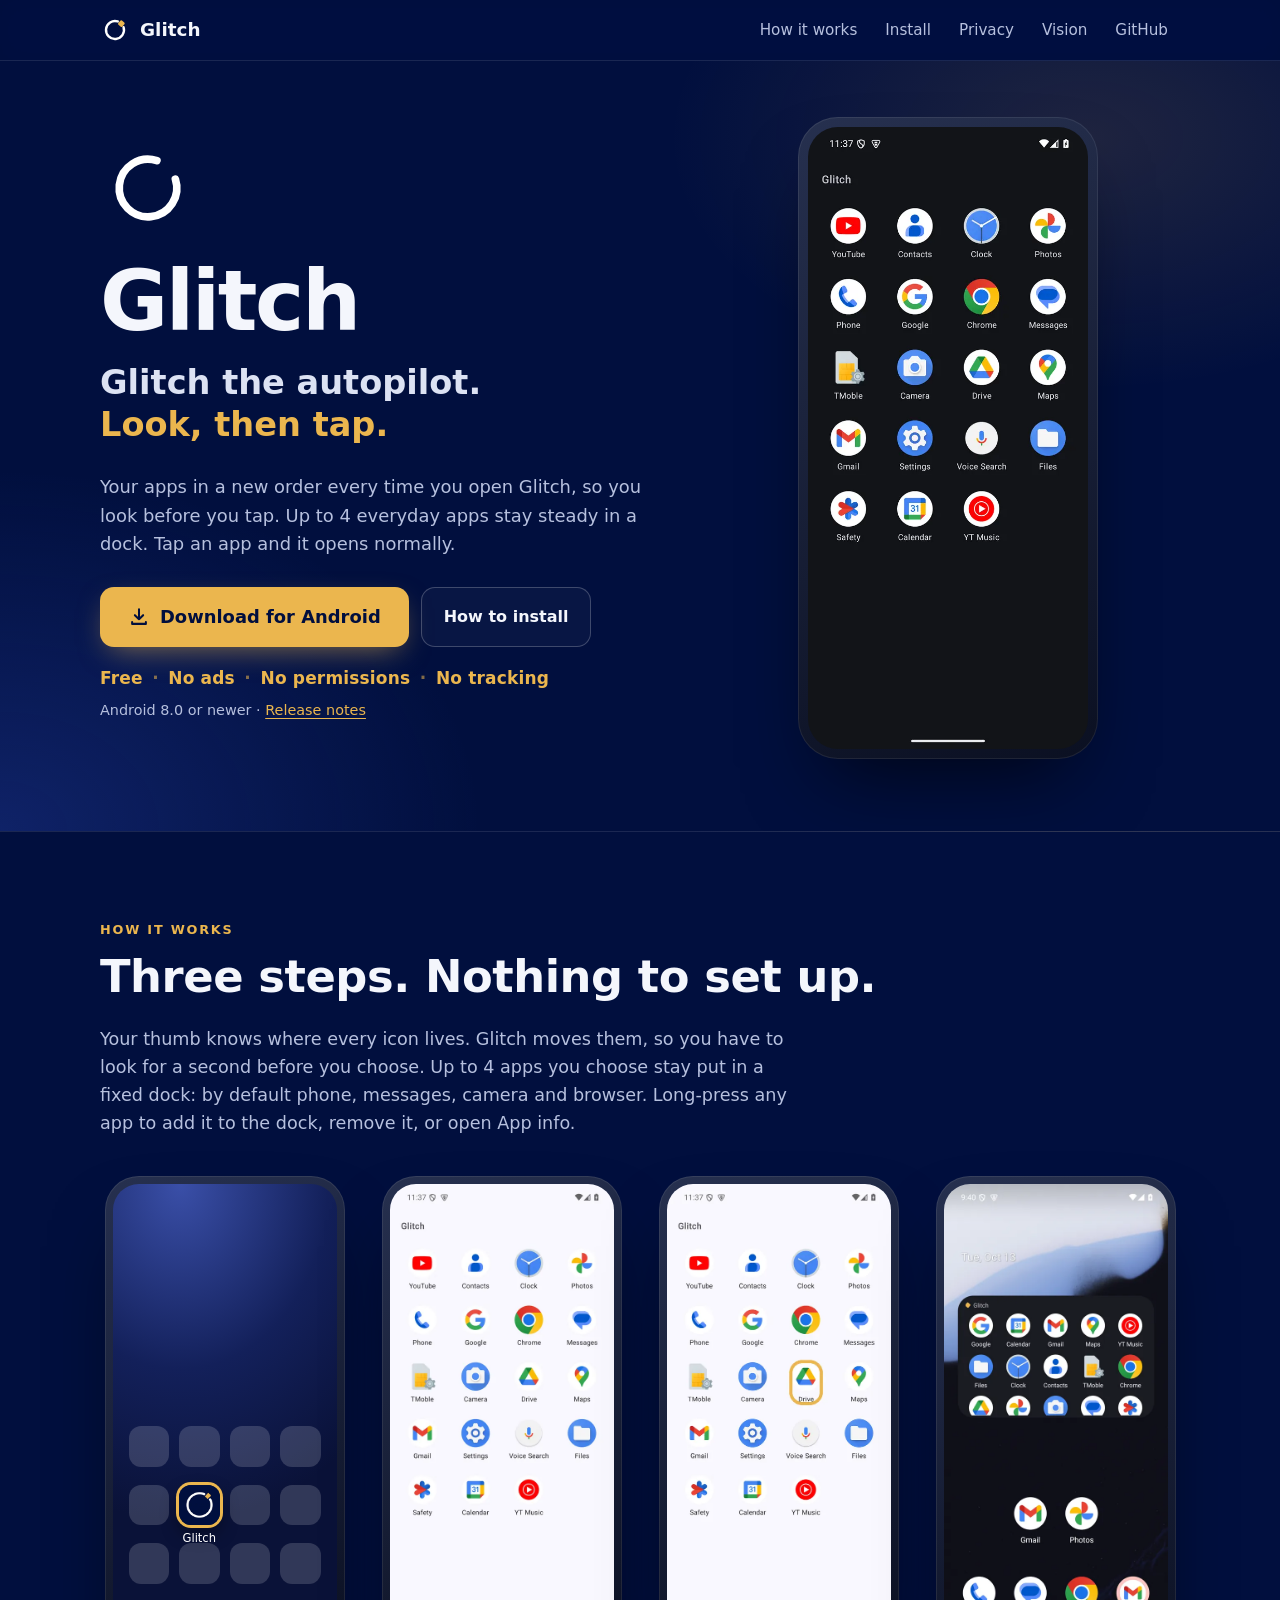
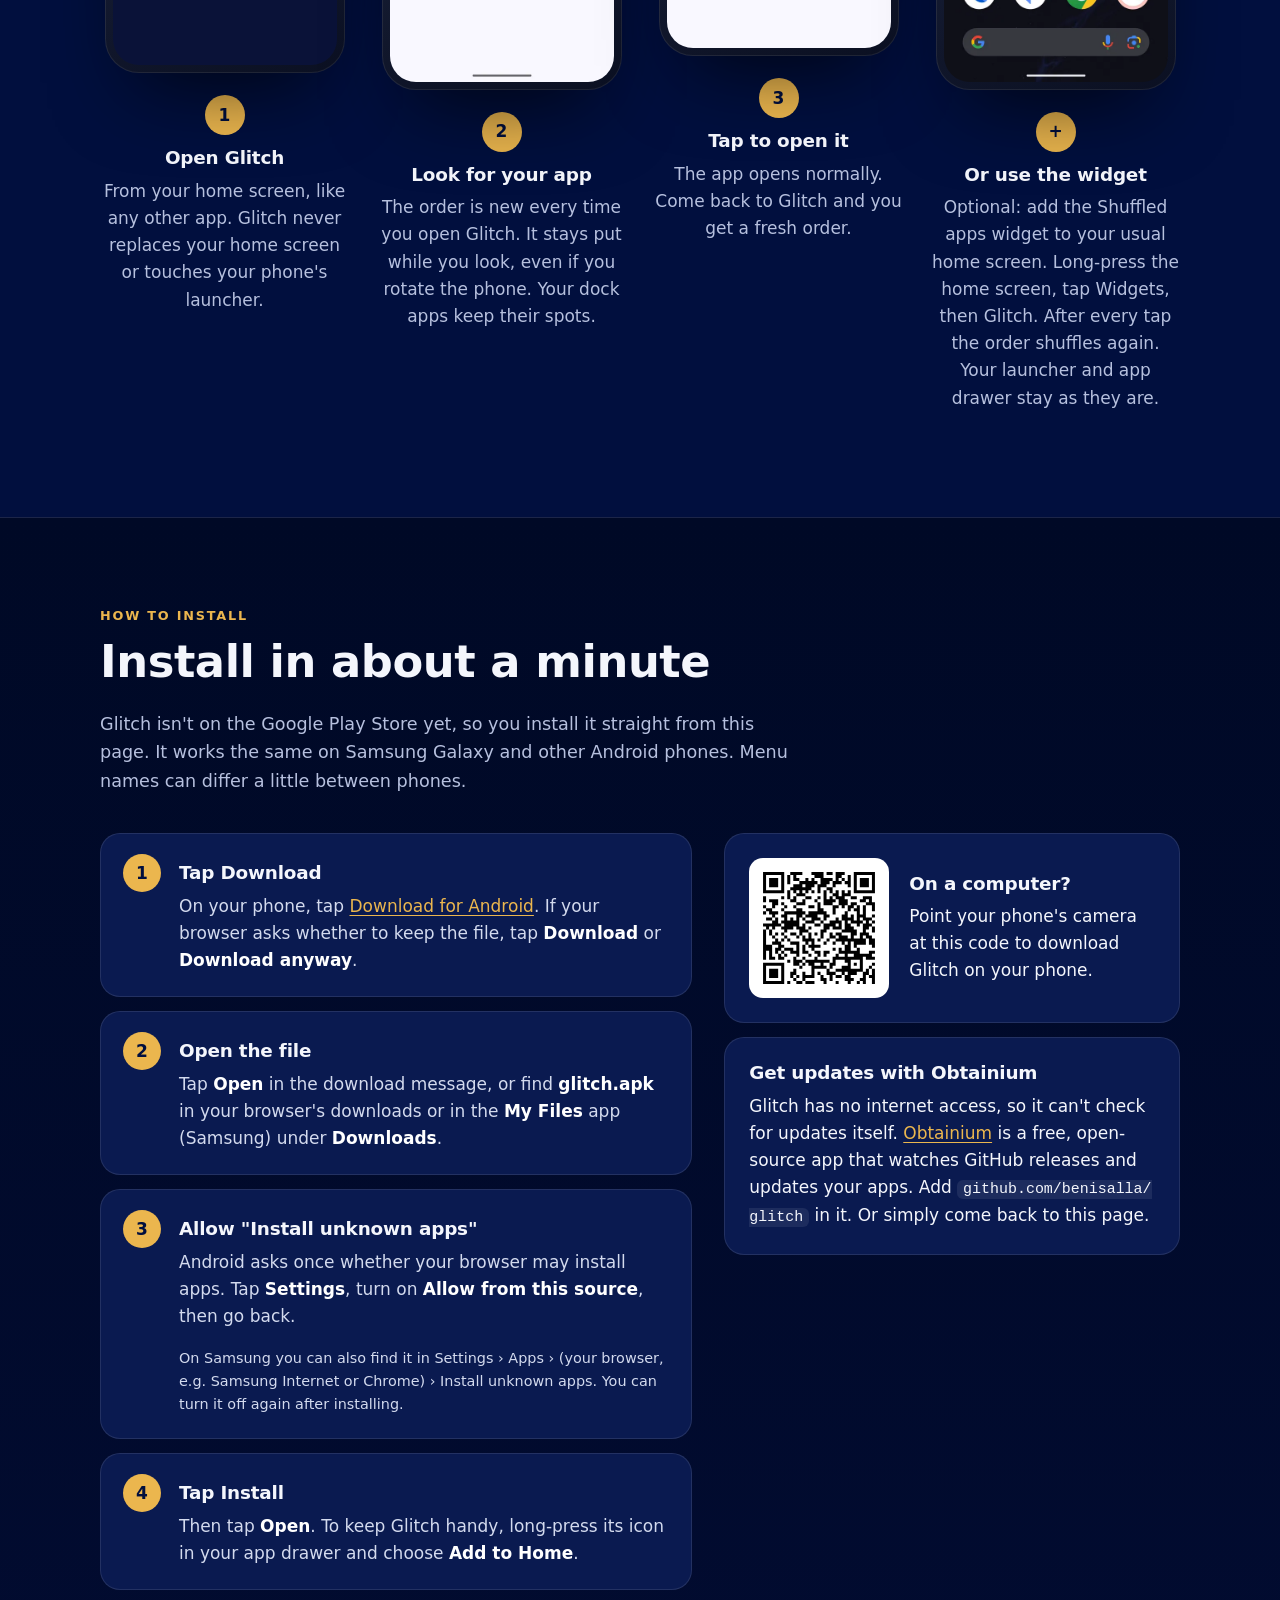
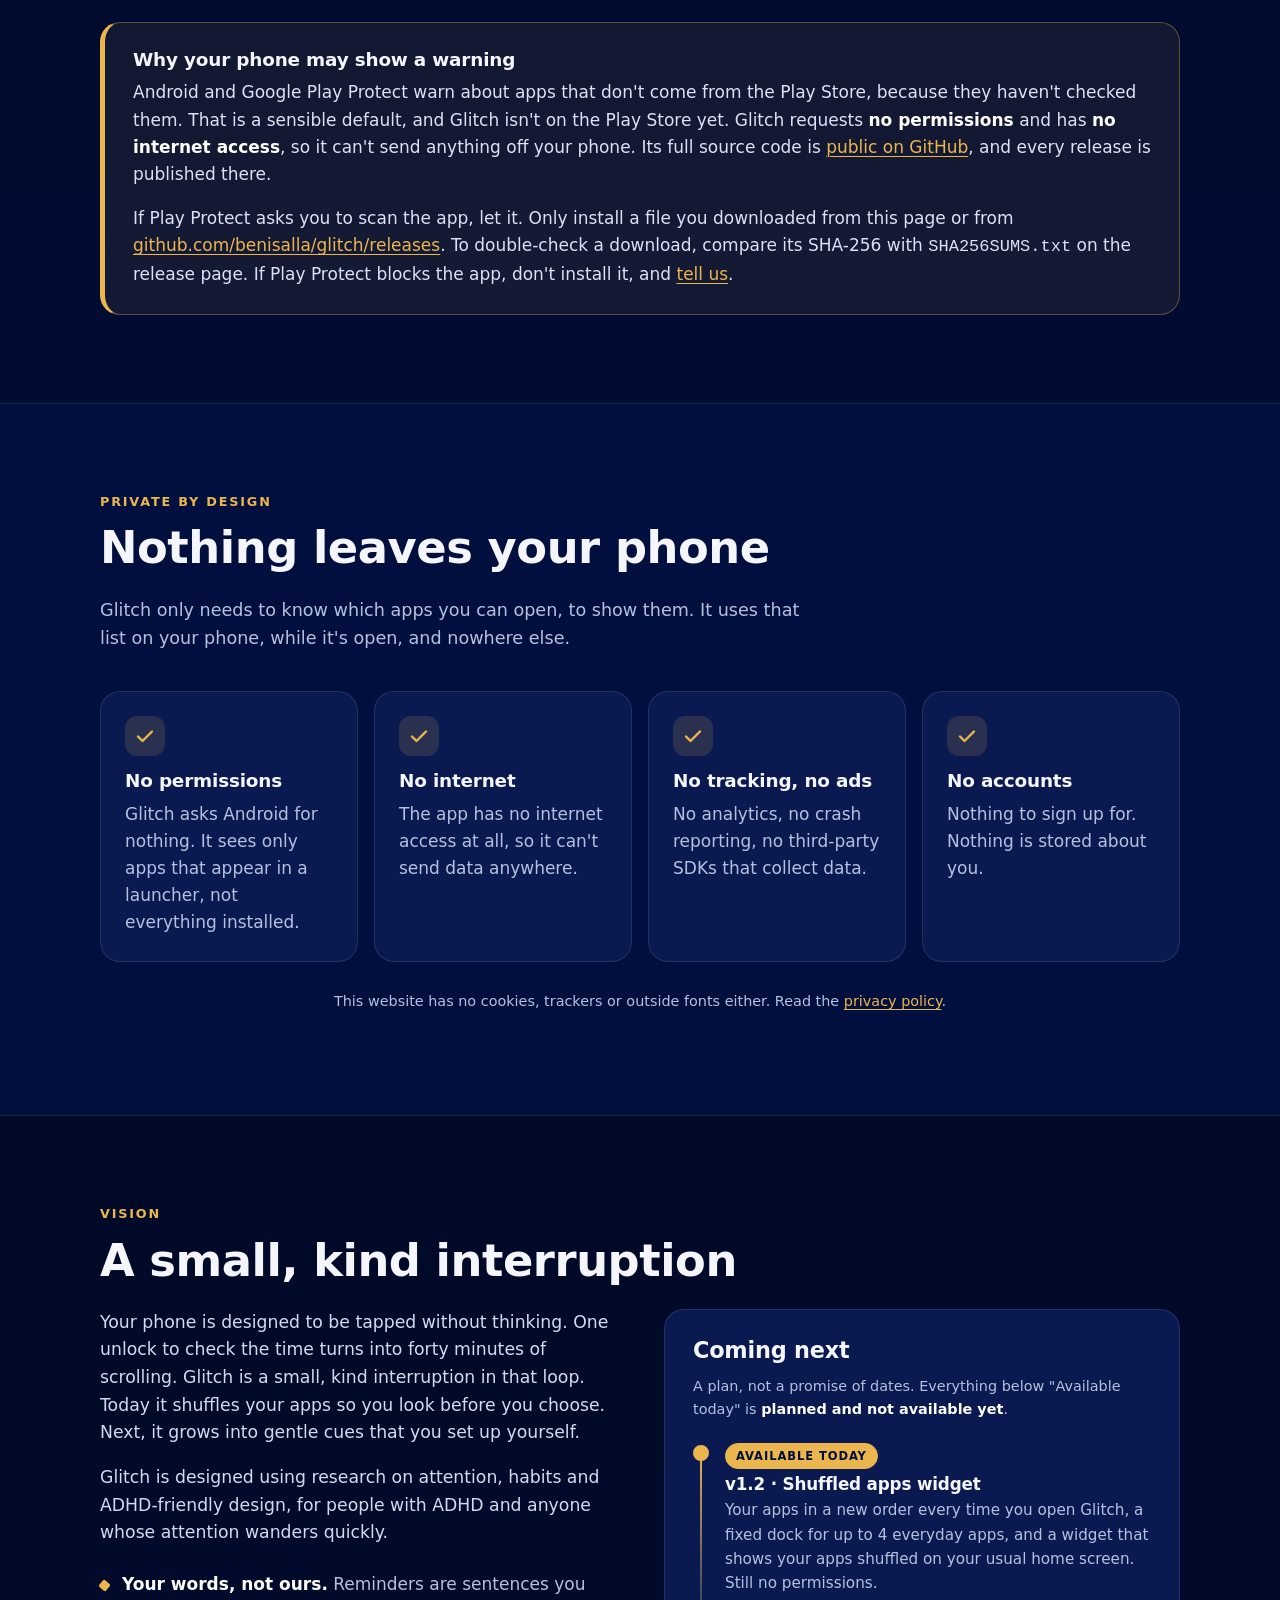
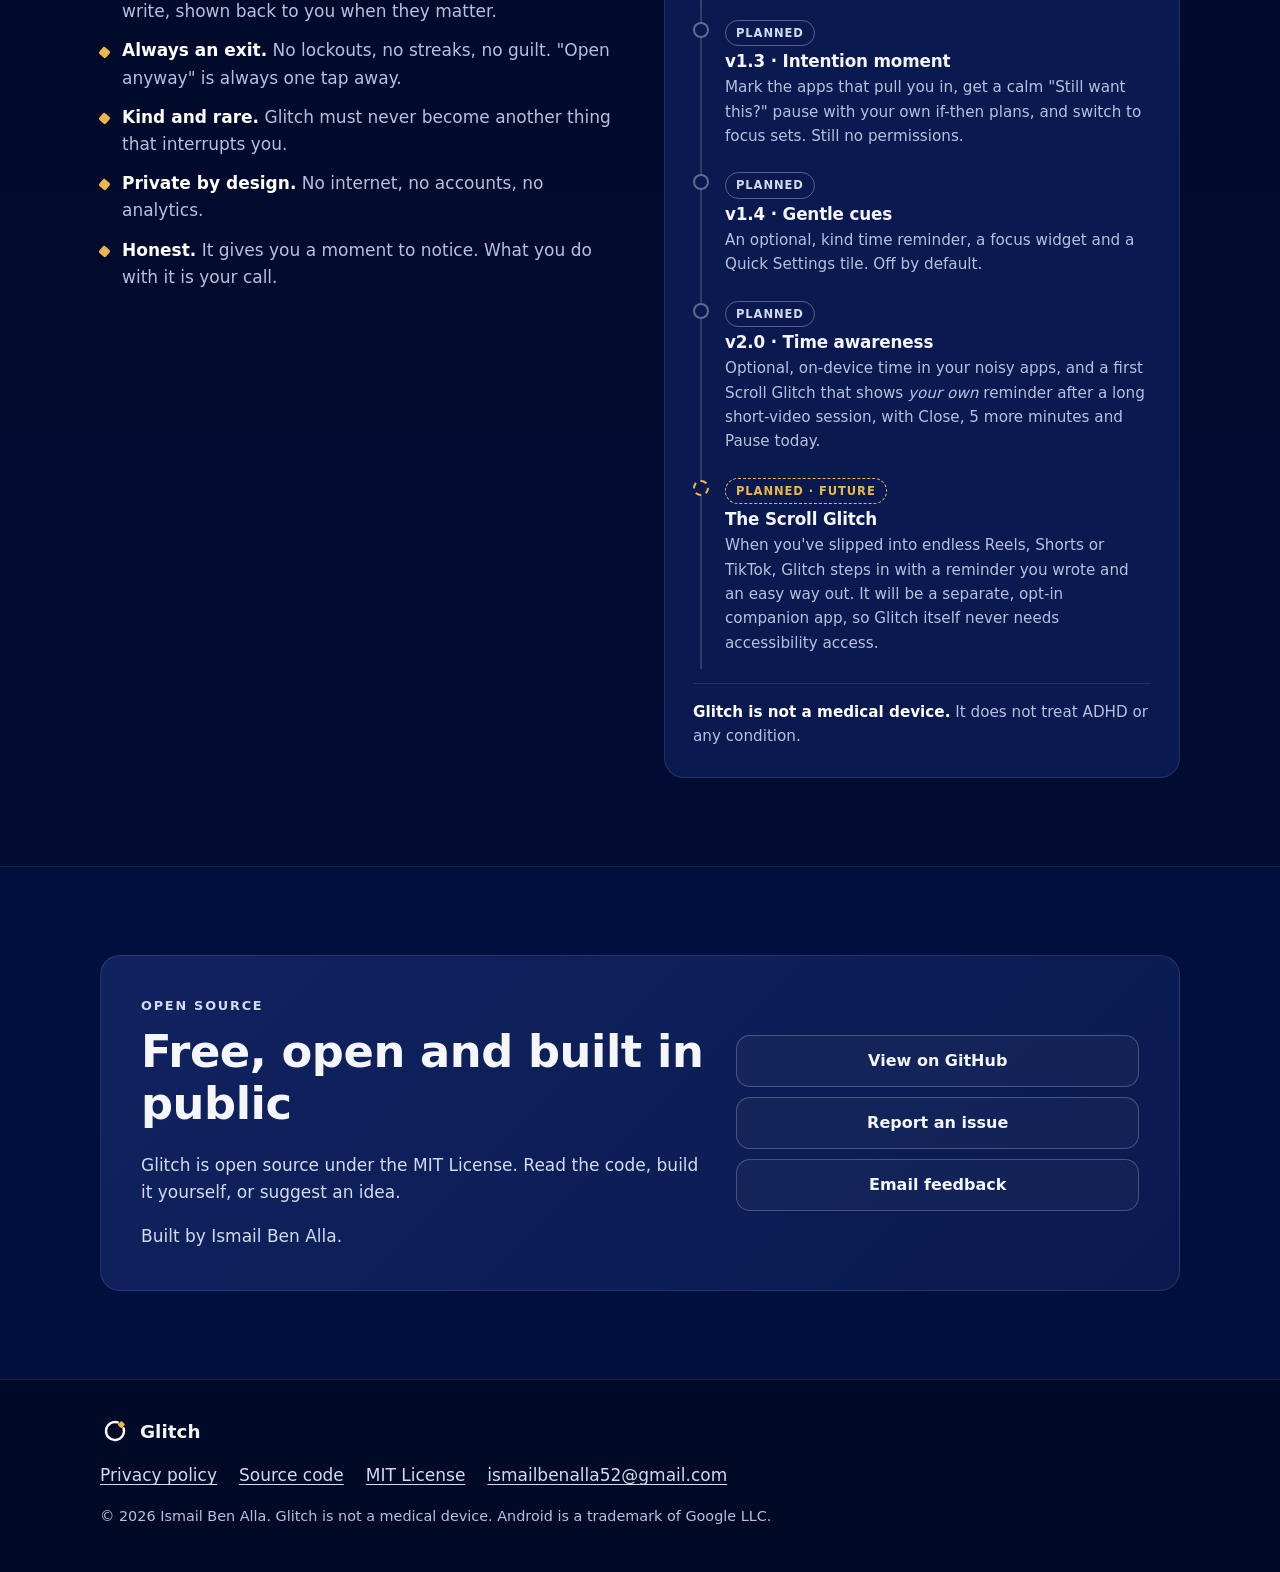
<file: docs/index.html>
<!doctype html>
<html lang="en">
<head>
<meta charset="utf-8">
<meta name="viewport" content="width=device-width, initial-scale=1">
<title>Glitch: look, then tap. A free Android app</title>
<meta name="description" content="Glitch shows your Android apps in a new order every time you open it, so you look before you tap. Your everyday apps stay steady in a dock. Free, open source, no ads, no permissions, no tracking.">
<meta name="theme-color" content="#010F3E">
<meta name="color-scheme" content="dark">
<link rel="canonical" href="https://benisalla.github.io/glitch/">
<link rel="icon" href="assets/favicon.svg" type="image/svg+xml">
<link rel="icon" href="assets/favicon-32.png" sizes="32x32" type="image/png">
<link rel="apple-touch-icon" href="assets/apple-touch-icon.png">
<meta property="og:type" content="website">
<meta property="og:site_name" content="Glitch">
<meta property="og:title" content="Glitch: Glitch the autopilot. Look, then tap.">
<meta property="og:description" content="Your Android apps in a new order every time you open Glitch, so you look before you tap. Free, open source, no permissions, no tracking.">
<meta property="og:url" content="https://benisalla.github.io/glitch/">
<meta property="og:image" content="https://benisalla.github.io/glitch/assets/og-image.png">
<meta property="og:image:width" content="1024">
<meta property="og:image:height" content="500">
<meta property="og:image:alt" content="The Glitch logo, a white ring broken by a gold tile, next to the words: Glitch the autopilot. Look, then tap.">
<meta name="twitter:card" content="summary_large_image">
<meta name="twitter:title" content="Glitch: Glitch the autopilot. Look, then tap.">
<meta name="twitter:description" content="Your Android apps in a new order every time you open Glitch, so you look before you tap. Free, open source, no permissions, no tracking.">
<meta name="twitter:image" content="https://benisalla.github.io/glitch/assets/og-image.png">
<meta name="twitter:image:alt" content="The Glitch logo, a white ring broken by a gold tile, next to the words: Glitch the autopilot. Look, then tap.">
<link rel="stylesheet" href="assets/style.css">
</head>
<body>
<svg width="0" height="0" style="position:absolute" aria-hidden="true" focusable="false">
  <symbol id="mark" viewBox="0 0 100 100">
    <path d="M78.53 40.73A30 30 0 1 1 59.27 21.47" fill="none" stroke="#fff" stroke-width="8" stroke-linecap="round"/>
    <rect class="tile" x="62.2" y="19.8" width="18" height="18" rx="4" fill="#EBB64E" transform="rotate(40 71.2 28.8)"/>
  </symbol>
  <symbol id="i-check" viewBox="0 0 24 24"><path d="M5 12.5l4.5 4.5L19 7.5" fill="none" stroke="currentColor" stroke-width="2.4" stroke-linecap="round" stroke-linejoin="round"/></symbol>
  <symbol id="i-download" viewBox="0 0 24 24"><path d="M12 3.5v11m0 0l-4.5-4.5M12 14.5l4.5-4.5M4.5 17.5v2h15v-2" fill="none" stroke="currentColor" stroke-width="2.2" stroke-linecap="round" stroke-linejoin="round"/></symbol>
</svg>

<a class="skip" href="#main">Skip to content</a>

<header class="topbar">
  <div class="wrap topbar-in">
    <a class="brand" href="#top" aria-label="Glitch, back to top">
      <svg class="brand-mark" aria-hidden="true"><use href="#mark"/></svg>
      <span>Glitch</span>
    </a>
    <nav aria-label="Sections">
      <ul class="nav">
        <li><a href="#how">How it works</a></li>
        <li><a href="#install">Install</a></li>
        <li><a href="#privacy">Privacy</a></li>
        <li><a href="#vision">Vision</a></li>
        <li><a href="https://github.com/benisalla/glitch">GitHub</a></li>
      </ul>
    </nav>
  </div>
</header>

<main id="main">

<!-- 1. Hero -->
<section class="hero" id="top">
  <div class="wrap hero-in">
    <div class="hero-copy">
      <svg class="hero-mark" viewBox="0 0 100 100" role="img" aria-label="Glitch logo: a white ring broken by a tilted gold tile">
        <path d="M78.53 40.73A30 30 0 1 1 59.27 21.47" fill="none" stroke="#fff" stroke-width="8" stroke-linecap="round"/>
        <rect class="tile" x="62.2" y="19.8" width="18" height="18" rx="4" fill="#EBB64E" transform="rotate(40 71.2 28.8)"/>
      </svg>
      <h1>Glitch</h1>
      <p class="tagline">Glitch the autopilot.<br><span class="gold">Look, then tap.</span></p>
      <p class="lead">Your apps in a new order every time you open Glitch, so you look before you tap. Up to 4 everyday apps stay steady in a dock. Tap an app and it opens normally.</p>
      <div class="cta">
        <a class="btn btn-primary" href="https://github.com/benisalla/glitch/releases/latest/download/glitch.apk">
          <svg class="ico" aria-hidden="true"><use href="#i-download"/></svg>
          Download for Android
        </a>
        <a class="btn btn-ghost" href="#install">How to install</a>
      </div>
      <p class="facts" aria-label="Free, no ads, no permissions, no tracking"><span class="f">Free</span> <span class="dot" aria-hidden="true">·</span> <span class="f">No ads</span> <span class="dot" aria-hidden="true">·</span> <span class="f">No permissions</span> <span class="dot" aria-hidden="true">·</span> <span class="f">No tracking</span></p>
      <p class="small muted">Android 8.0 or newer · <a href="https://github.com/benisalla/glitch/releases/latest">Release notes</a></p>
    </div>
    <div class="hero-visual">
      <figure class="phone">
        <img src="assets/screen-dark.webp" width="540" height="1200" alt="Glitch on a phone in dark mode: a grid of apps such as YouTube, Contacts, Clock and Photos, in shuffled order." fetchpriority="high">
      </figure>
    </div>
  </div>
</section>

<!-- 2. How it works -->
<section class="section" id="how" aria-labelledby="how-h">
  <div class="wrap">
    <p class="eyebrow">How it works</p>
    <h2 id="how-h">Three steps. Nothing to set up.</h2>
    <p class="intro">Your thumb knows where every icon lives. Glitch moves them, so you have to look for a second before you choose. Up to 4 apps you choose stay put in a fixed dock: by default phone, messages, camera and browser. Long-press any app to add it to the dock, remove it, or open App info.</p>
    <ol class="steps">
      <li class="step">
        <div class="phone phone-sm home-mock" role="img" aria-label="A phone home screen with the Glitch icon among other app icons">
          <div class="home-grid" aria-hidden="true">
            <span></span><span></span><span></span><span></span>
            <span></span><span class="home-glitch"><img src="assets/app-icon.webp" width="256" height="256" alt=""><em>Glitch</em></span><span></span><span></span>
            <span></span><span></span><span></span><span></span>
          </div>
        </div>
        <div class="step-text">
          <span class="num" aria-hidden="true">1</span>
          <h3>Open Glitch</h3>
          <p>From your home screen, like any other app. Glitch never replaces your home screen or touches your phone's launcher.</p>
        </div>
      </li>
      <li class="step">
        <figure class="phone phone-sm"><img src="assets/screen-light.webp" width="540" height="1200" loading="lazy" alt="Glitch in light mode: installed apps shown as icons with names in a shuffled grid."></figure>
        <div class="step-text">
          <span class="num" aria-hidden="true">2</span>
          <h3>Look for your app</h3>
          <p>The order is new every time you open Glitch. It stays put while you look, even if you rotate the phone. Your dock apps keep their spots.</p>
        </div>
      </li>
      <li class="step">
        <figure class="phone phone-sm"><img src="assets/screen-tap.webp" width="540" height="1119" loading="lazy" alt="Glitch with the Drive app highlighted by a gold outline, about to be tapped."></figure>
        <div class="step-text">
          <span class="num" aria-hidden="true">3</span>
          <h3>Tap to open it</h3>
          <p>The app opens normally. Come back to Glitch and you get a fresh order.</p>
        </div>
      </li>
      <li class="step">
        <figure class="phone phone-sm"><img src="assets/screen-widget.webp" width="540" height="1200" loading="lazy" alt="A phone home screen with the Glitch Shuffled apps widget: a grid of app icons with names in shuffled order."></figure>
        <div class="step-text">
          <span class="num" aria-hidden="true">+</span>
          <h3>Or use the widget</h3>
          <p>Optional: add the Shuffled apps widget to your usual home screen. Long-press the home screen, tap Widgets, then Glitch. After every tap the order shuffles again. Your launcher and app drawer stay as they are.</p>
        </div>
      </li>
    </ol>
  </div>
</section>

<!-- 3. Install -->
<section class="section section-alt" id="install" aria-labelledby="install-h">
  <div class="wrap">
    <p class="eyebrow">How to install</p>
    <h2 id="install-h">Install in about a minute</h2>
    <p class="intro">Glitch isn't on the Google Play Store yet, so you install it straight from this page. It works the same on Samsung Galaxy and other Android phones. Menu names can differ a little between phones.</p>

    <div class="install-grid">
      <ol class="howto">
        <li>
          <h3>Tap Download</h3>
          <p>On your phone, tap <a href="https://github.com/benisalla/glitch/releases/latest/download/glitch.apk">Download for Android</a>. If your browser asks whether to keep the file, tap <strong>Download</strong> or <strong>Download anyway</strong>.</p>
        </li>
        <li>
          <h3>Open the file</h3>
          <p>Tap <strong>Open</strong> in the download message, or find <strong>glitch.apk</strong> in your browser's downloads or in the <strong>My Files</strong> app (Samsung) under <strong>Downloads</strong>.</p>
        </li>
        <li>
          <h3>Allow "Install unknown apps"</h3>
          <p>Android asks once whether your browser may install apps. Tap <strong>Settings</strong>, turn on <strong>Allow from this source</strong>, then go back.</p>
          <p class="small muted">On Samsung you can also find it in Settings › Apps › (your browser, e.g. Samsung Internet or Chrome) › Install unknown apps. You can turn it off again after installing.</p>
        </li>
        <li>
          <h3>Tap Install</h3>
          <p>Then tap <strong>Open</strong>. To keep Glitch handy, long-press its icon in your app drawer and choose <strong>Add to Home</strong>.</p>
        </li>
      </ol>

      <aside class="side">
        <div class="card qr-card">
          <img class="qr" src="assets/qr-download.svg" width="164" height="164" alt="QR code that links to the Glitch download: github.com/benisalla/glitch/releases/latest/download/glitch.apk">
          <div>
            <h3>On a computer?</h3>
            <p>Point your phone's camera at this code to download Glitch on your phone.</p>
          </div>
        </div>
        <div class="card">
          <h3>Get updates with Obtainium</h3>
          <p>Glitch has no internet access, so it can't check for updates itself. <a href="https://obtainium.imranr.dev/">Obtainium</a> is a free, open-source app that watches GitHub releases and updates your apps. Add <span class="code">github.com/benisalla/glitch</span> in it. Or simply come back to this page.</p>
        </div>
      </aside>
    </div>

    <div class="callout" role="note" aria-labelledby="warn-h">
      <h3 id="warn-h">Why your phone may show a warning</h3>
      <p>Android and Google Play Protect warn about apps that don't come from the Play Store, because they haven't checked them. That is a sensible default, and Glitch isn't on the Play Store yet. Glitch requests <strong>no permissions</strong> and has <strong>no internet access</strong>, so it can't send anything off your phone. Its full source code is <a href="https://github.com/benisalla/glitch">public on GitHub</a>, and every release is published there.</p>
      <p>If Play Protect asks you to scan the app, let it. Only install a file you downloaded from this page or from <a href="https://github.com/benisalla/glitch/releases">github.com/benisalla/glitch/releases</a>. To double-check a download, compare its SHA-256 with <code>SHA256SUMS.txt</code> on the release page. If Play Protect blocks the app, don't install it, and <a href="mailto:ismailbenalla52@gmail.com">tell us</a>.</p>
    </div>
  </div>
</section>

<!-- 4. Privacy -->
<section class="section" id="privacy" aria-labelledby="privacy-h">
  <div class="wrap">
    <p class="eyebrow">Private by design</p>
    <h2 id="privacy-h">Nothing leaves your phone</h2>
    <p class="intro">Glitch only needs to know which apps you can open, to show them. It uses that list on your phone, while it's open, and nowhere else.</p>
    <ul class="pillars">
      <li class="card">
        <svg class="pill-ico" aria-hidden="true"><use href="#i-check"/></svg>
        <h3>No permissions</h3>
        <p>Glitch asks Android for nothing. It sees only apps that appear in a launcher, not everything installed.</p>
      </li>
      <li class="card">
        <svg class="pill-ico" aria-hidden="true"><use href="#i-check"/></svg>
        <h3>No internet</h3>
        <p>The app has no internet access at all, so it can't send data anywhere.</p>
      </li>
      <li class="card">
        <svg class="pill-ico" aria-hidden="true"><use href="#i-check"/></svg>
        <h3>No tracking, no ads</h3>
        <p>No analytics, no crash reporting, no third-party SDKs that collect data.</p>
      </li>
      <li class="card">
        <svg class="pill-ico" aria-hidden="true"><use href="#i-check"/></svg>
        <h3>No accounts</h3>
        <p>Nothing to sign up for. Nothing is stored about you.</p>
      </li>
    </ul>
    <p class="small muted center">This website has no cookies, trackers or outside fonts either. Read the <a href="privacy-policy.html">privacy policy</a>.</p>
  </div>
</section>

<!-- 5. Vision + coming next -->
<section class="section section-alt" id="vision" aria-labelledby="vision-h">
  <div class="wrap">
    <p class="eyebrow">Vision</p>
    <h2 id="vision-h">A small, kind interruption</h2>
    <div class="vision-grid">
      <div class="vision-copy">
        <p>Your phone is designed to be tapped without thinking. One unlock to check the time turns into forty minutes of scrolling. Glitch is a small, kind interruption in that loop. Today it shuffles your apps so you look before you choose. Next, it grows into gentle cues that you set up yourself.</p>
        <p>Glitch is designed using research on attention, habits and ADHD-friendly design, for people with ADHD and anyone whose attention wanders quickly.</p>
        <ul class="principles">
          <li><strong>Your words, not ours.</strong> Reminders are sentences you write, shown back to you when they matter.</li>
          <li><strong>Always an exit.</strong> No lockouts, no streaks, no guilt. "Open anyway" is always one tap away.</li>
          <li><strong>Kind and rare.</strong> Glitch must never become another thing that interrupts you.</li>
          <li><strong>Private by design.</strong> No internet, no accounts, no analytics.</li>
          <li><strong>Honest.</strong> It gives you a moment to notice. What you do with it is your call.</li>
        </ul>
      </div>

      <div class="roadmap">
        <h3 id="next-h">Coming next</h3>
        <p class="small muted">A plan, not a promise of dates. Everything below "Available today" is <strong>planned and not available yet</strong>.</p>
        <ol class="timeline" aria-labelledby="next-h">
          <li class="now">
            <span class="tag tag-now">Available today</span>
            <h4>v1.2 · Shuffled apps widget</h4>
            <p>Your apps in a new order every time you open Glitch, a fixed dock for up to 4 everyday apps, and a widget that shows your apps shuffled on your usual home screen. Still no permissions.</p>
          </li>
          <li>
            <span class="tag">Planned</span>
            <h4>v1.3 · Intention moment</h4>
            <p>Mark the apps that pull you in, get a calm "Still want this?" pause with your own if-then plans, and switch to focus sets. Still no permissions.</p>
          </li>
          <li>
            <span class="tag">Planned</span>
            <h4>v1.4 · Gentle cues</h4>
            <p>An optional, kind time reminder, a focus widget and a Quick Settings tile. Off by default.</p>
          </li>
          <li>
            <span class="tag">Planned</span>
            <h4>v2.0 · Time awareness</h4>
            <p>Optional, on-device time in your noisy apps, and a first Scroll Glitch that shows <em>your own</em> reminder after a long short-video session, with Close, 5 more minutes and Pause today.</p>
          </li>
          <li class="future">
            <span class="tag tag-future">Planned · future</span>
            <h4>The Scroll Glitch</h4>
            <p>When you've slipped into endless Reels, Shorts or TikTok, Glitch steps in with a reminder you wrote and an easy way out. It will be a separate, opt-in companion app, so Glitch itself never needs accessibility access.</p>
          </li>
        </ol>
        <p class="disclaimer"><strong>Glitch is not a medical device.</strong> It does not treat ADHD or any condition.</p>
      </div>
    </div>
  </div>
</section>

<!-- 6. Open source -->
<section class="section" id="open-source" aria-labelledby="os-h">
  <div class="wrap">
    <div class="card os-card">
      <div>
        <p class="eyebrow">Open source</p>
        <h2 id="os-h">Free, open and built in public</h2>
        <p>Glitch is open source under the MIT License. Read the code, build it yourself, or suggest an idea.</p>
        <p class="muted">Built by Ismail Ben Alla.</p>
      </div>
      <div class="os-links">
        <a class="btn btn-ghost" href="https://github.com/benisalla/glitch">View on GitHub</a>
        <a class="btn btn-ghost" href="https://github.com/benisalla/glitch/issues">Report an issue</a>
        <a class="btn btn-ghost" href="mailto:ismailbenalla52@gmail.com?subject=Glitch%20feedback">Email feedback</a>
      </div>
    </div>
  </div>
</section>

</main>

<!-- 7. Footer -->
<footer class="footer">
  <div class="wrap footer-in">
    <a class="brand" href="#top">
      <svg class="brand-mark" aria-hidden="true"><use href="#mark"/></svg>
      <span>Glitch</span>
    </a>
    <ul class="footer-links">
      <li><a href="privacy-policy.html">Privacy policy</a></li>
      <li><a href="https://github.com/benisalla/glitch">Source code</a></li>
      <li><a href="https://github.com/benisalla/glitch/blob/main/LICENSE">MIT License</a></li>
      <li><a href="mailto:ismailbenalla52@gmail.com">ismailbenalla52@gmail.com</a></li>
    </ul>
    <p class="small muted">© 2026 Ismail Ben Alla. Glitch is not a medical device. Android is a trademark of Google LLC.</p>
  </div>
</footer>
</body>
</html>
</file>
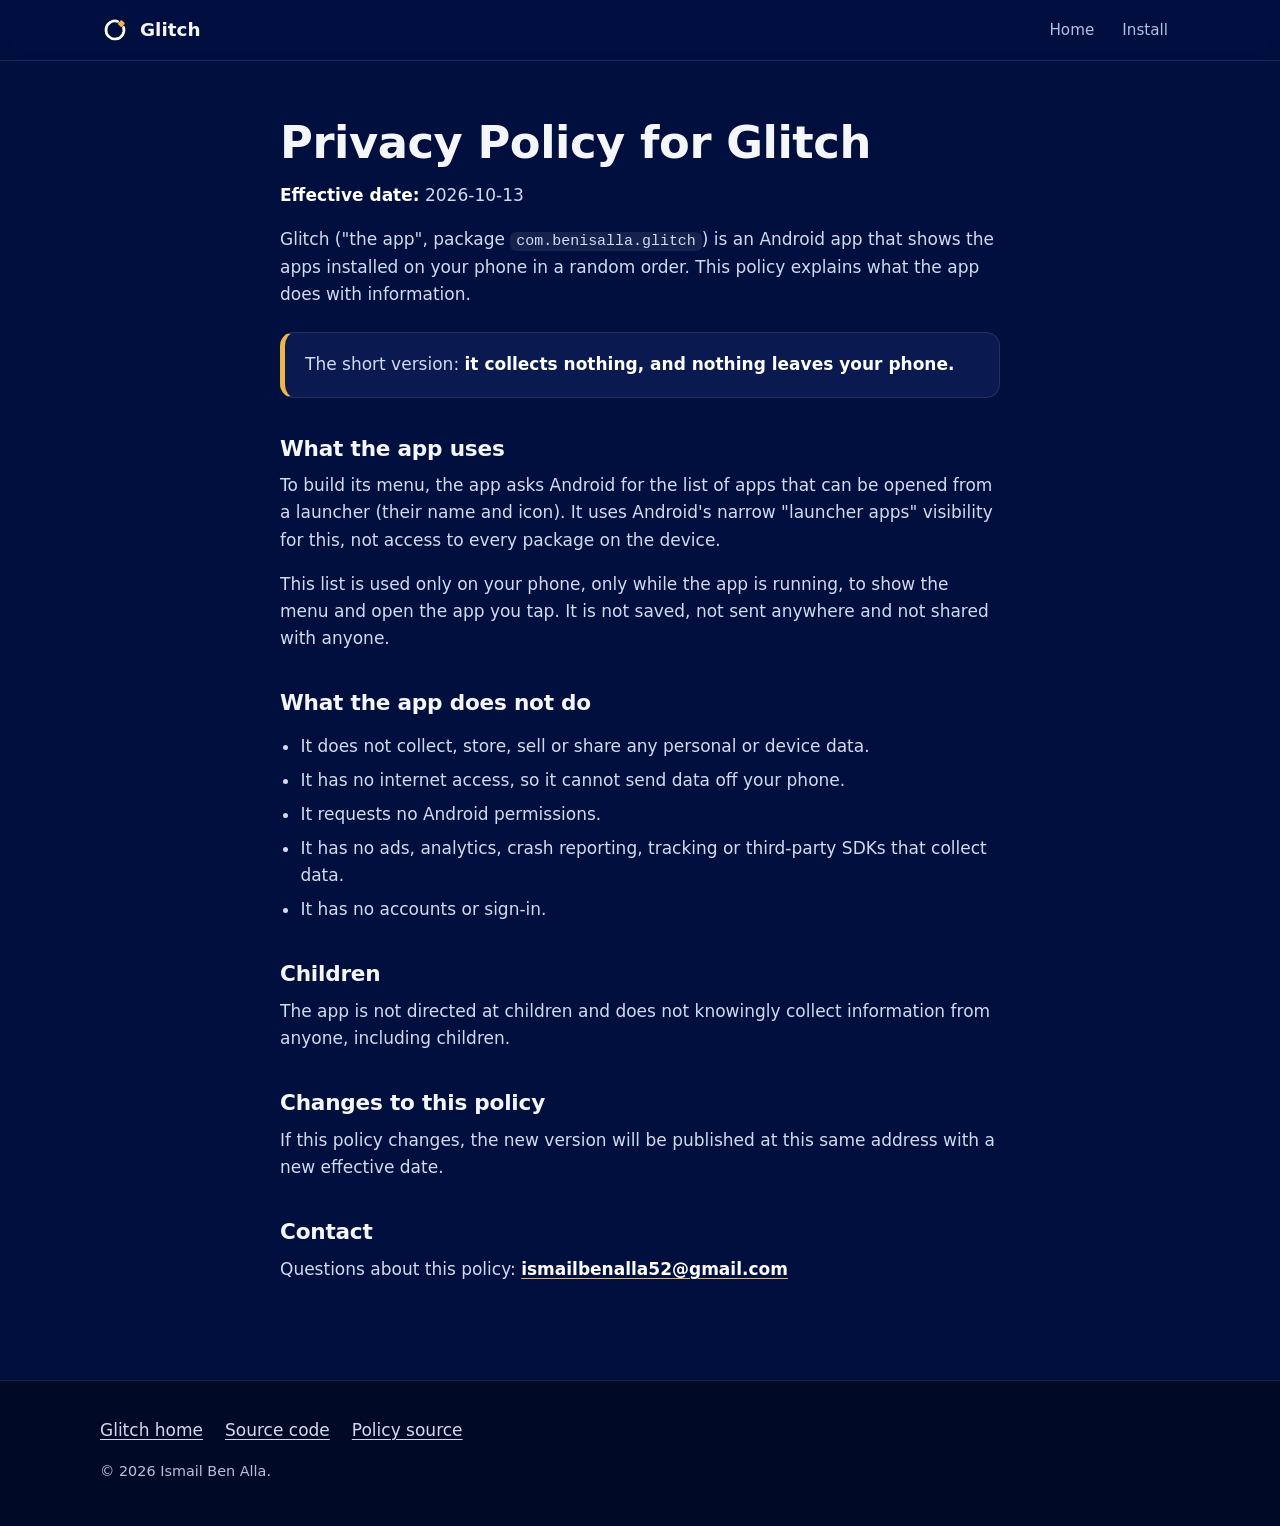
<file: docs/privacy-policy.html>
<!doctype html>
<html lang="en">
<head>
<meta charset="utf-8">
<meta name="viewport" content="width=device-width, initial-scale=1">
<title>Privacy Policy · Glitch</title>
<meta name="description" content="Privacy policy for the Glitch Android app: it collects nothing, requests no permissions and has no internet access.">
<meta name="theme-color" content="#010F3E">
<meta name="color-scheme" content="dark">
<link rel="canonical" href="https://benisalla.github.io/glitch/privacy-policy.html">
<link rel="icon" href="assets/favicon.svg" type="image/svg+xml">
<link rel="icon" href="assets/favicon-32.png" sizes="32x32" type="image/png">
<link rel="apple-touch-icon" href="assets/apple-touch-icon.png">
<meta property="og:type" content="website">
<meta property="og:title" content="Privacy Policy · Glitch">
<meta property="og:description" content="Glitch collects nothing, and nothing leaves your phone.">
<meta property="og:url" content="https://benisalla.github.io/glitch/privacy-policy.html">
<meta property="og:image" content="https://benisalla.github.io/glitch/assets/og-image.png">
<meta name="twitter:card" content="summary_large_image">
<link rel="stylesheet" href="assets/style.css">
</head>
<body>
<a class="skip" href="#main">Skip to content</a>
<header class="topbar">
  <div class="wrap topbar-in">
    <a class="brand" href="./">
      <img class="brand-mark" src="assets/favicon.svg" width="30" height="30" alt="">
      <span>Glitch</span>
    </a>
    <nav aria-label="Site">
      <ul class="nav"><li><a href="./">Home</a></li><li><a href="./#install">Install</a></li></ul>
    </nav>
  </div>
</header>

<main id="main" class="wrap doc">
  <h1>Privacy Policy for Glitch</h1>
  <p class="muted"><strong>Effective date:</strong> 2026-10-13</p>

  <p>Glitch ("the app", package <span class="code">com.benisalla.glitch</span>) is an Android app that shows the apps installed on your phone in a random order. This policy explains what the app does with information.</p>
  <p class="summary">The short version: <strong>it collects nothing, and nothing leaves your phone.</strong></p>

  <h2>What the app uses</h2>
  <p>To build its menu, the app asks Android for the list of apps that can be opened from a launcher (their name and icon). It uses Android's narrow "launcher apps" visibility for this, not access to every package on the device.</p>
  <p>This list is used only on your phone, only while the app is running, to show the menu and open the app you tap. It is not saved, not sent anywhere and not shared with anyone.</p>

  <h2>What the app does not do</h2>
  <ul>
    <li>It does not collect, store, sell or share any personal or device data.</li>
    <li>It has no internet access, so it cannot send data off your phone.</li>
    <li>It requests no Android permissions.</li>
    <li>It has no ads, analytics, crash reporting, tracking or third-party SDKs that collect data.</li>
    <li>It has no accounts or sign-in.</li>
  </ul>

  <h2>Children</h2>
  <p>The app is not directed at children and does not knowingly collect information from anyone, including children.</p>

  <h2>Changes to this policy</h2>
  <p>If this policy changes, the new version will be published at this same address with a new effective date.</p>

  <h2>Contact</h2>
  <p>Questions about this policy: <a href="mailto:ismailbenalla52@gmail.com"><strong>ismailbenalla52@gmail.com</strong></a></p>
</main>

<footer class="footer">
  <div class="wrap footer-in">
    <ul class="footer-links">
      <li><a href="./">Glitch home</a></li>
      <li><a href="https://github.com/benisalla/glitch">Source code</a></li>
      <li><a href="https://github.com/benisalla/glitch/blob/main/docs/privacy-policy.md">Policy source</a></li>
    </ul>
    <p class="small muted">© 2026 Ismail Ben Alla.</p>
  </div>
</footer>
</body>
</html>
</file>
<file: docs/assets/style.css>
/* Glitch website. Hand-written, no build step, no external fonts. */
:root {
  --navy: #010F3E;
  --navy-deep: #000926;
  --surface: #0A1A50;
  --surface-2: #10235F;
  --line: rgba(255, 255, 255, 0.10);
  --gold: #EBB64E;
  --gold-soft: #F3CC7E;
  --text: #F4F6FC;
  --muted: #B6C0DE;
  --radius: 20px;
  --wrap: 1120px;
  --font: system-ui, -apple-system, "Segoe UI", Roboto, "Noto Sans", Ubuntu, Cantarell, "Helvetica Neue", Arial, sans-serif;
}

*, *::before, *::after { box-sizing: border-box; }
html { scroll-behavior: smooth; -webkit-text-size-adjust: 100%; }
body {
  margin: 0;
  background: var(--navy);
  color: var(--text);
  font-family: var(--font);
  font-size: 17px;
  line-height: 1.6;
  -webkit-font-smoothing: antialiased;
  overflow-x: hidden;
}
img, svg { display: block; max-width: 100%; }
a { color: var(--gold); text-underline-offset: 3px; text-decoration-thickness: 1px; }
a:hover { color: var(--gold-soft); }
:focus-visible { outline: 3px solid var(--gold); outline-offset: 3px; border-radius: 6px; }
h1, h2, h3, h4 { line-height: 1.15; margin: 0 0 .5em; letter-spacing: -0.01em; }
h2 { font-size: clamp(1.8rem, 1.2rem + 2.4vw, 2.8rem); font-weight: 750; }
h3 { font-size: 1.15rem; font-weight: 700; }
h4 { font-size: 1.05rem; font-weight: 700; }
p { margin: 0 0 1em; }
strong { color: #fff; font-weight: 650; }

.wrap { width: 100%; max-width: var(--wrap); margin: 0 auto; padding: 0 20px; }
.muted { color: var(--muted); }
.small { font-size: .9rem; }
.center { text-align: center; }
.gold { color: var(--gold); }
.code { font-family: ui-monospace, "SFMono-Regular", Menlo, Consolas, monospace; font-size: .88em; background: rgba(255,255,255,.08); padding: .1em .4em; border-radius: 6px; word-break: break-all; }

.skip { position: absolute; left: 12px; top: -60px; background: var(--gold); color: var(--navy); padding: 10px 16px; border-radius: 10px; font-weight: 700; z-index: 100; }
.skip:focus { top: 12px; }

/* Top bar */
.topbar {
  position: sticky; top: 0; z-index: 50;
  background: rgba(1, 15, 62, 0.82);
  backdrop-filter: saturate(140%) blur(12px);
  -webkit-backdrop-filter: saturate(140%) blur(12px);
  border-bottom: 1px solid var(--line);
}
.topbar-in { display: flex; align-items: center; justify-content: space-between; gap: 16px; height: 60px; }
.brand { display: inline-flex; align-items: center; gap: 10px; color: var(--text); text-decoration: none; font-weight: 750; font-size: 1.15rem; }
.brand:hover { color: #fff; }
.brand-mark { width: 30px; height: 30px; }
.nav { display: flex; gap: 4px; list-style: none; margin: 0; padding: 0; }
.nav a { color: var(--muted); text-decoration: none; font-size: .95rem; padding: 8px 12px; border-radius: 10px; }
.nav a:hover { color: #fff; background: rgba(255,255,255,.06); }
@media (max-width: 720px) {
  .nav li:not(:last-child):not(:nth-child(2)) { display: none; }
  .nav a { padding: 8px 10px; }
}

/* Buttons */
.btn {
  display: inline-flex; align-items: center; justify-content: center; gap: 10px;
  min-height: 52px; padding: 0 22px; border-radius: 14px;
  font-weight: 700; font-size: 1rem; text-decoration: none;
  transition: transform .15s ease, background-color .15s ease, box-shadow .15s ease;
}
.btn-primary {
  background: var(--gold); color: var(--navy);
  min-height: 60px; padding: 0 28px; font-size: 1.12rem;
  box-shadow: 0 10px 30px -10px rgba(235, 182, 78, .6);
}
.btn-primary:hover { background: var(--gold-soft); color: var(--navy); transform: translateY(-1px); }
.btn-ghost { color: var(--text); border: 1px solid rgba(255,255,255,.22); background: rgba(255,255,255,.03); }
.btn-ghost:hover { color: #fff; border-color: var(--gold); background: rgba(235,182,78,.08); }
.ico { width: 22px; height: 22px; }

/* Hero */
.hero {
  position: relative; overflow: hidden;
  padding: 56px 0 72px;
  background:
    radial-gradient(700px 420px at 85% 10%, rgba(235,182,78,.13), transparent 60%),
    radial-gradient(800px 600px at 0% 100%, rgba(40,70,180,.35), transparent 60%),
    var(--navy);
  border-bottom: 1px solid var(--line);
}
.hero-in { display: grid; grid-template-columns: 1.1fr .9fr; gap: 48px; align-items: center; }
.hero-mark { width: 96px; height: 96px; margin-bottom: 18px; }
.hero h1 { font-size: clamp(3rem, 2rem + 5vw, 5.2rem); font-weight: 800; letter-spacing: -0.03em; margin-bottom: .15em; }
.tagline { font-size: clamp(1.45rem, 1.1rem + 1.6vw, 2.1rem); line-height: 1.25; font-weight: 600; color: #DCE2F3; margin-bottom: .8em; }
.lead { font-size: 1.12rem; color: var(--muted); max-width: 34em; }
.cta { display: flex; flex-wrap: wrap; gap: 12px; margin: 28px 0 18px; }
.facts { font-weight: 650; color: var(--gold); letter-spacing: .01em; margin-bottom: .4em; }
.facts .f { white-space: nowrap; }
.facts .dot { color: rgba(235,182,78,.55); margin: 0 .2em; }
.hero-visual { display: flex; justify-content: center; }

@media (prefers-reduced-motion: no-preference) {
  .hero-mark .tile { transform-box: fill-box; transform-origin: center; animation: nudge 6s ease-in-out infinite; }
  .hero-visual .phone { animation: rise .8s ease-out both; }
}
@keyframes nudge {
  0%, 82%, 100% { transform: rotate(40deg) translate(0, 0); }
  86% { transform: rotate(40deg) translate(2px, -3px); }
  90% { transform: rotate(40deg) translate(-1px, 1px); }
}
@keyframes rise { from { opacity: 0; transform: translateY(16px); } to { opacity: 1; transform: none; } }

/* Phone frame */
.phone {
  margin: 0; position: relative;
  width: min(300px, 78vw);
  padding: 10px; border-radius: 40px;
  background: linear-gradient(160deg, #26304f, #0b1022);
  box-shadow: 0 40px 80px -30px rgba(0,0,0,.7), 0 0 0 1px rgba(255,255,255,.08) inset;
}
.phone img { border-radius: 30px; width: 100%; height: auto; }
.hero-visual .phone { transform: rotate(2deg); }
.phone-sm { width: min(240px, 70vw, 100%); border-radius: 34px; padding: 8px; }
.phone-sm img { border-radius: 26px; }

/* Home screen mock for step 1 */
.home-mock { aspect-ratio: 540 / 1119; overflow: hidden; }
.home-mock::before {
  content: ""; position: absolute; inset: 8px; border-radius: 26px;
  background: radial-gradient(120% 70% at 30% 0%, #3a4fa8, #13205a 55%, #0a1238);
}
.home-grid {
  position: absolute; inset: auto 8px 18% 8px;
  display: grid; grid-template-columns: repeat(4, 1fr); gap: 18px 10px; padding: 0 16px;
}
.home-grid > span { aspect-ratio: 1; border-radius: 30%; background: rgba(255,255,255,.16); }
.home-grid .home-glitch { background: none; position: relative; }
.home-glitch img { border-radius: 30%; width: 100%; height: auto; box-shadow: 0 0 0 3px var(--gold), 0 8px 18px rgba(0,0,0,.4); }
.home-glitch em { position: absolute; left: 50%; top: 100%; transform: translateX(-50%); font-style: normal; font-size: .72rem; margin-top: 4px; color: #fff; }

/* Sections */
.section { padding: 88px 0; }
.section-alt { background: linear-gradient(180deg, var(--navy-deep), #020C33); border-top: 1px solid var(--line); border-bottom: 1px solid var(--line); }
.eyebrow { color: var(--gold); text-transform: uppercase; letter-spacing: .14em; font-size: .8rem; font-weight: 750; margin-bottom: .8em; }
.intro { color: var(--muted); font-size: 1.1rem; max-width: 40em; margin-bottom: 2.2em; }

.card { background: var(--surface); border: 1px solid var(--line); border-radius: var(--radius); padding: 24px; }
.card p:last-child { margin-bottom: 0; }

/* Steps */
.steps { list-style: none; padding: 0; margin: 0; display: grid; grid-template-columns: repeat(4, 1fr); gap: 28px; }
.step { display: flex; flex-direction: column; align-items: center; text-align: center; gap: 22px; }
.step-text { max-width: 20em; }
.num {
  display: inline-grid; place-items: center; width: 40px; height: 40px; border-radius: 50%;
  background: var(--gold); color: var(--navy); font-weight: 800; margin-bottom: 12px;
}
.step-text p { color: var(--muted); }

/* Install */
.install-grid { display: grid; grid-template-columns: 1.3fr 1fr; gap: 32px; align-items: start; }
.howto { list-style: none; counter-reset: s; padding: 0; margin: 0; display: grid; gap: 14px; }
.howto li {
  counter-increment: s; position: relative;
  background: var(--surface); border: 1px solid var(--line); border-radius: var(--radius);
  padding: 22px 22px 22px 78px;
}
.howto li::before {
  content: counter(s); position: absolute; left: 22px; top: 20px;
  width: 38px; height: 38px; border-radius: 50%; display: grid; place-items: center;
  background: var(--gold); color: var(--navy); font-weight: 800;
}
.howto h3 { margin-top: 6px; }
.howto p { color: #D3DAEE; }
.howto p:last-child { margin-bottom: 0; }
.side { display: grid; gap: 14px; }
.qr-card { display: flex; gap: 20px; align-items: center; }
.qr { background: #fff; border-radius: 14px; padding: 8px; width: 140px; height: 140px; flex: none; }
.callout {
  margin-top: 32px; padding: 26px 28px; border-radius: var(--radius);
  background: rgba(235,182,78,.08); border: 1px solid rgba(235,182,78,.35); border-left: 5px solid var(--gold);
}
.callout p { color: #DCE2F3; }
.callout p:last-child { margin-bottom: 0; }

/* Privacy */
.pillars { list-style: none; padding: 0; margin: 0 0 28px; display: grid; grid-template-columns: repeat(4, 1fr); gap: 16px; }
.pillars p { color: var(--muted); }
.pill-ico { width: 40px; height: 40px; padding: 8px; border-radius: 12px; background: rgba(235,182,78,.14); color: var(--gold); margin-bottom: 14px; }

/* Vision */
.vision-grid { display: grid; grid-template-columns: 1fr 1fr; gap: 48px; align-items: start; }
.vision-copy > p { color: #D3DAEE; font-size: 1.08rem; }
.principles { list-style: none; padding: 0; margin: 24px 0 0; display: grid; gap: 12px; }
.principles li { padding-left: 22px; position: relative; color: var(--muted); }
.principles li::before { content: ""; position: absolute; left: 0; top: .6em; width: 9px; height: 9px; background: var(--gold); border-radius: 2px; transform: rotate(40deg); }
.roadmap { background: var(--surface); border: 1px solid var(--line); border-radius: var(--radius); padding: 28px; }
.roadmap > h3 { font-size: 1.4rem; }
.timeline { list-style: none; padding: 0; margin: 20px 0 0; position: relative; }
.timeline::before { content: ""; position: absolute; left: 7px; top: 8px; bottom: 8px; width: 2px; background: linear-gradient(var(--gold), rgba(255,255,255,.15) 20%); }
.timeline li { position: relative; padding: 0 0 22px 32px; }
.timeline li::before { content: ""; position: absolute; left: 0; top: 4px; width: 16px; height: 16px; border-radius: 50%; background: var(--surface); border: 2px solid rgba(255,255,255,.35); }
.timeline li.now::before { background: var(--gold); border-color: var(--gold); }
.timeline li.future::before { border-style: dashed; border-color: var(--gold); }
.timeline h4 { margin: 6px 0 4px; }
.timeline p { color: var(--muted); font-size: .95rem; margin: 0; }
.tag { display: inline-block; font-size: .72rem; font-weight: 750; letter-spacing: .08em; text-transform: uppercase; padding: 3px 10px; border-radius: 999px; border: 1px solid rgba(255,255,255,.3); color: #D3DAEE; }
.tag-now { background: var(--gold); border-color: var(--gold); color: var(--navy); }
.tag-future { border-color: var(--gold); color: var(--gold); border-style: dashed; }
.disclaimer { margin: 6px 0 0; padding-top: 16px; border-top: 1px solid var(--line); color: var(--muted); font-size: .95rem; }

/* Open source */
.os-card { display: grid; grid-template-columns: 1.4fr 1fr; gap: 32px; align-items: center; padding: 40px; background: linear-gradient(135deg, var(--surface-2), var(--surface)); }
.os-card p { color: #D3DAEE; }
.os-links { display: grid; gap: 10px; }

/* Footer */
.footer { border-top: 1px solid var(--line); padding: 36px 0 44px; background: var(--navy-deep); }
.footer-in { display: grid; gap: 16px; justify-items: start; }
.footer-links { list-style: none; padding: 0; margin: 0; display: flex; flex-wrap: wrap; gap: 8px 22px; }
.footer-links a { color: #D3DAEE; }
.footer-links a:hover { color: var(--gold); }
.footer p { margin: 0; }

/* Responsive */
@media (max-width: 960px) {
  .pillars, .steps { grid-template-columns: repeat(2, 1fr); }
  .install-grid, .vision-grid, .os-card { grid-template-columns: 1fr; }
}
@media (max-width: 820px) {
  .hero { padding: 36px 0 56px; }
  .hero-in { grid-template-columns: 1fr; gap: 40px; }
  .hero-copy { text-align: center; }
  .hero-mark { margin-left: auto; margin-right: auto; width: 72px; height: 72px; }
  .lead { margin-left: auto; margin-right: auto; }
  .cta { justify-content: center; }
  .cta .btn { width: 100%; max-width: 380px; }
  .hero-visual .phone { transform: none; width: min(230px, 64vw); }
  .phone-sm { width: min(210px, 60vw); }
  .steps { grid-template-columns: 1fr; gap: 48px; }
  .section { padding: 64px 0; }
}
@media (max-width: 520px) {
  body { font-size: 16px; }
  .pillars { grid-template-columns: 1fr; }
  .howto li { padding: 20px 18px 20px 68px; }
  .howto li::before { left: 16px; }
  .qr-card { flex-direction: column; text-align: center; }
  .os-card, .roadmap { padding: 24px 20px; }
  .callout { padding: 22px 20px; }
}
@media (prefers-reduced-motion: reduce) {
  html { scroll-behavior: auto; }
  *, *::before, *::after { animation: none !important; transition: none !important; }
}

/* Privacy policy page */
.doc { max-width: 760px; padding: 56px 20px 80px; }
.doc h1 { font-size: clamp(2rem, 1.5rem + 2vw, 2.8rem); margin-bottom: .3em; }
.doc h2 { font-size: 1.35rem; margin-top: 1.8em; }
.doc p, .doc li { color: #D3DAEE; }
.doc ul { padding-left: 1.2em; }
.doc li { margin-bottom: .4em; }
.doc .summary { background: var(--surface); border: 1px solid var(--line); border-left: 5px solid var(--gold); border-radius: 14px; padding: 18px 20px; margin: 24px 0; }
</file>
